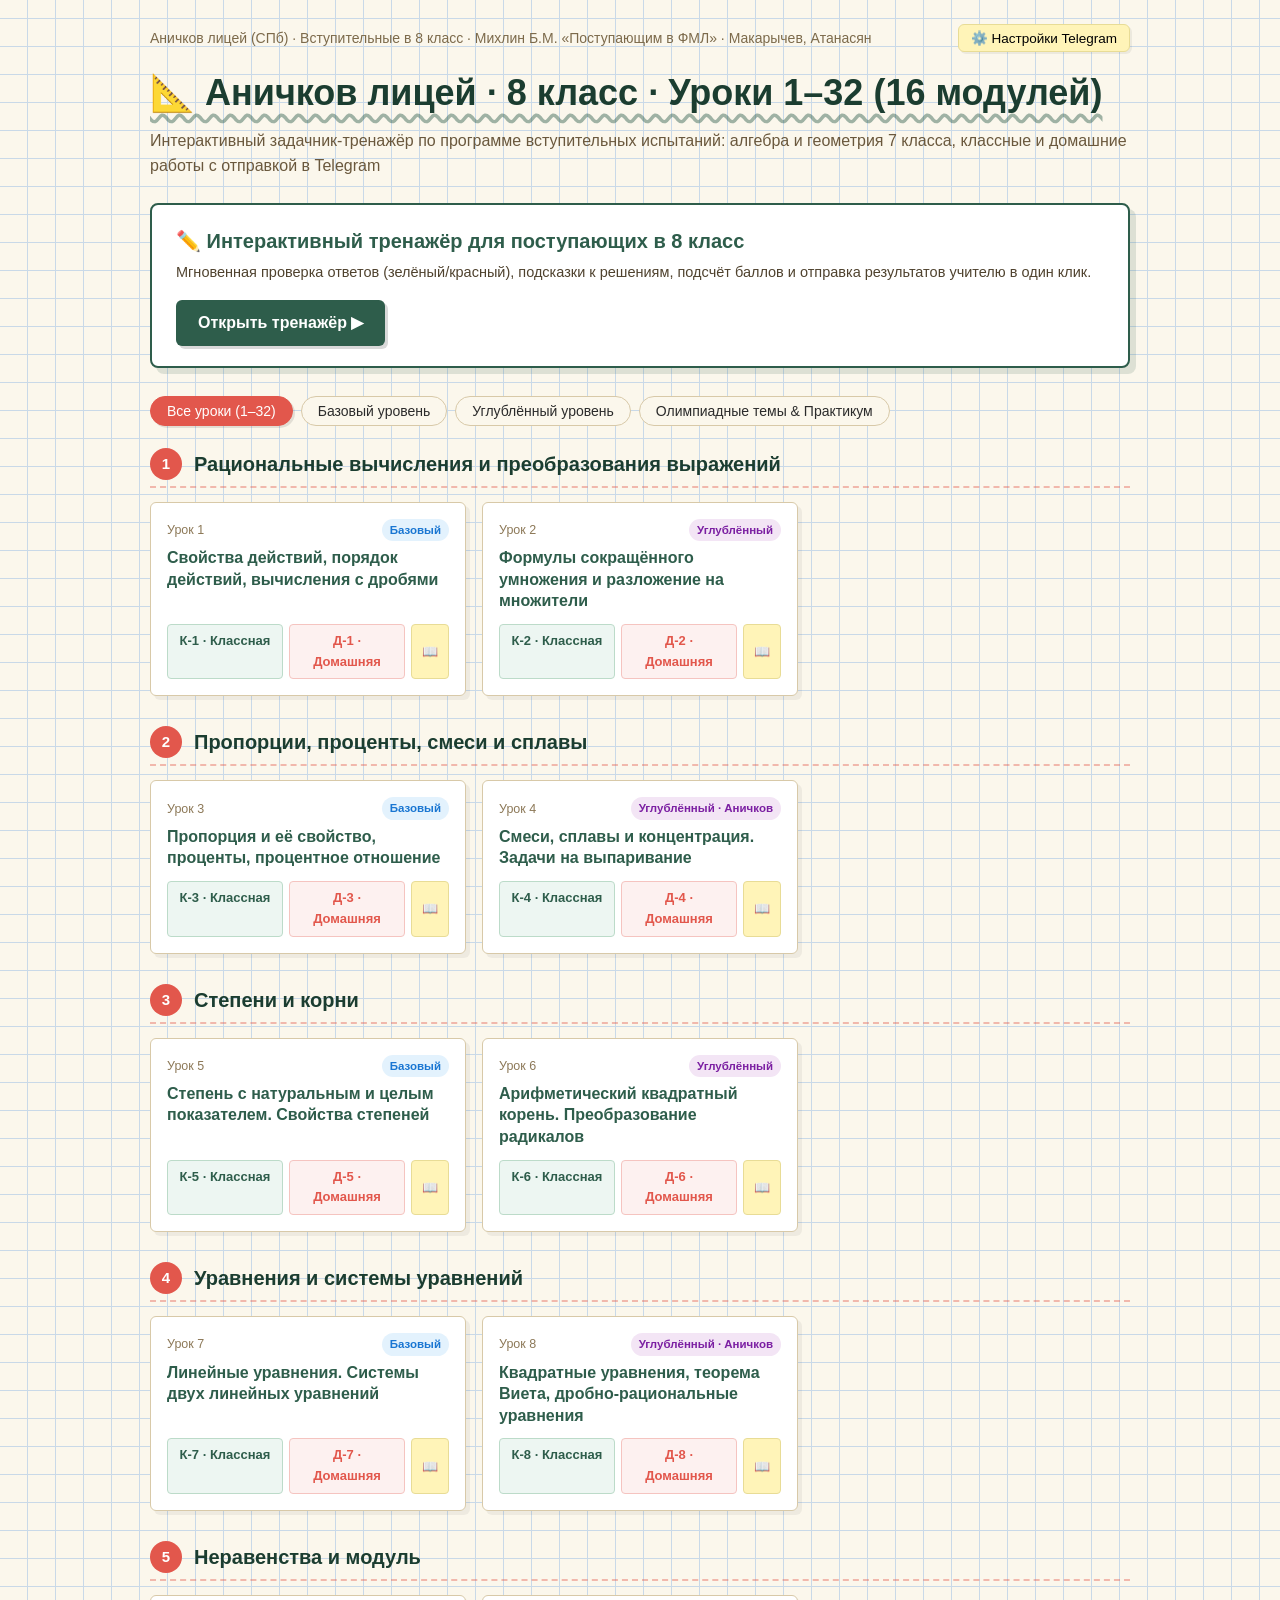
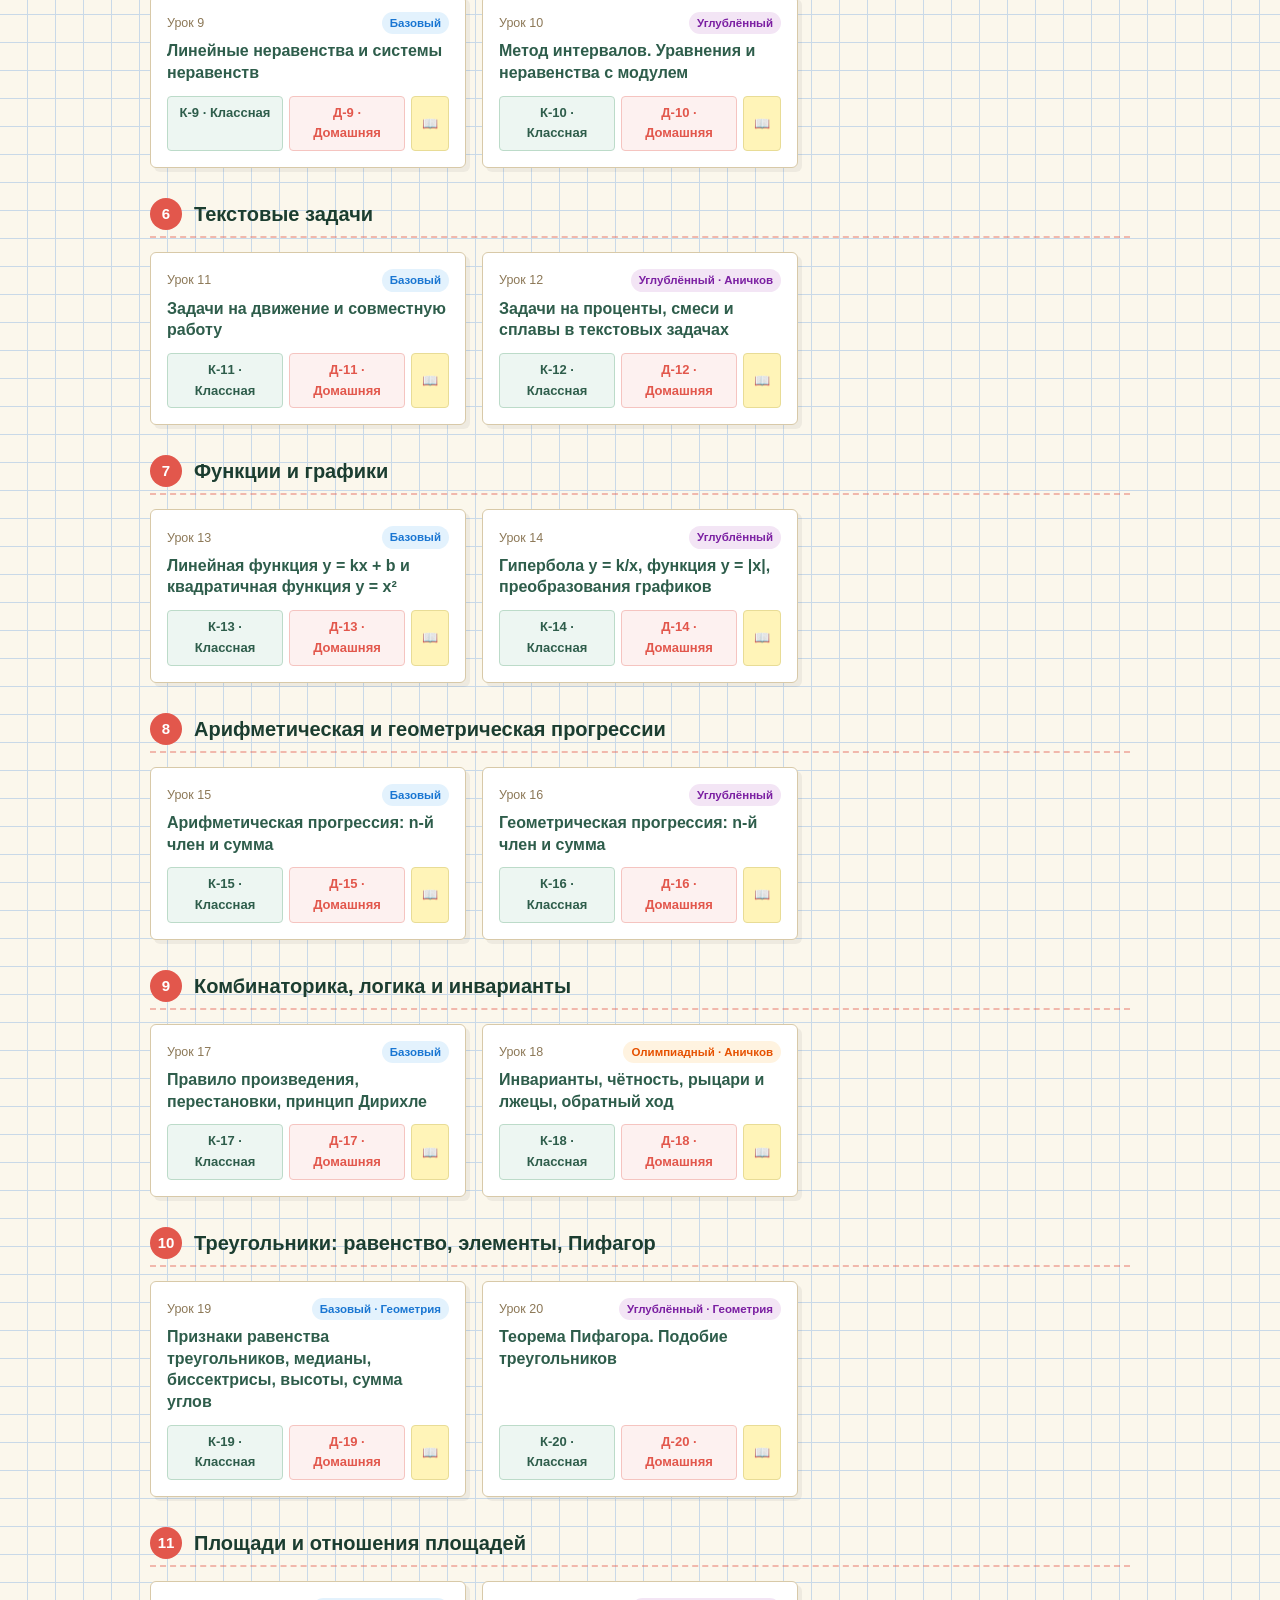
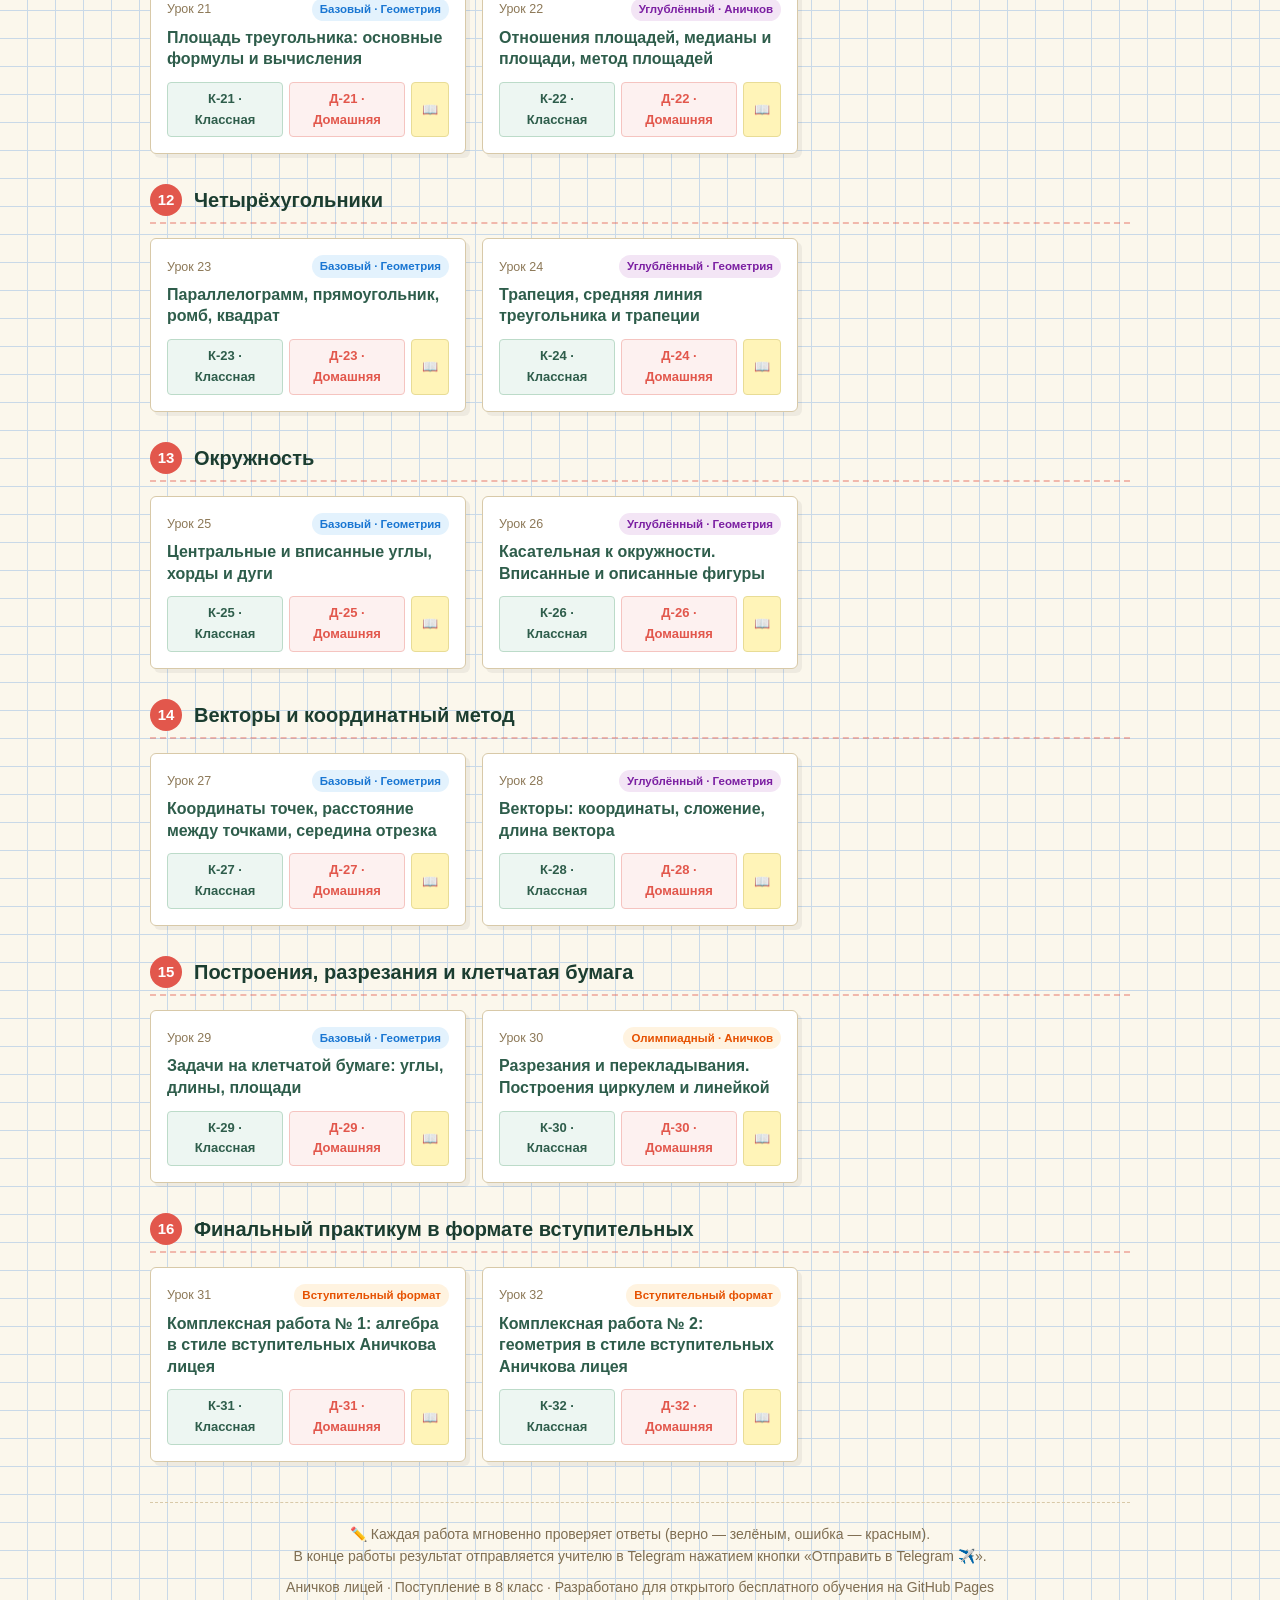
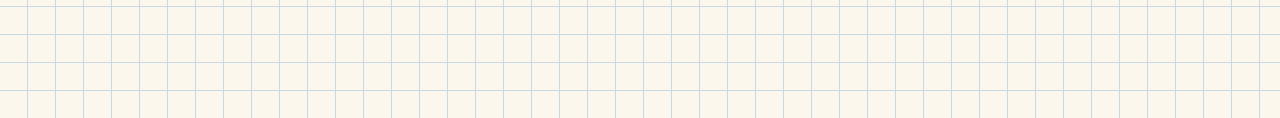
<file: index.html>
<!DOCTYPE html>
<html lang="ru">
<head>
  <meta charset="UTF-8">
  <meta name="viewport" content="width=device-width, initial-scale=1.0">
  <title>Аничков лицей · Поступление в 8 класс · Тренажёр по математике</title>
  <link rel="stylesheet" href="style.css">
  <link rel="icon" href="data:image/svg+xml,<svg xmlns='http://www.w3.org/2000/svg' viewBox='0 0 100 100'><text y='.9em' font-size='90'>📐</text></svg>">
</head>
<body>

  <div class="container">
    <!-- Верхняя панель -->
    <header class="site-header">
      <div class="top-bar">
        <div>Аничков лицей (СПб) · Вступительные в 8 класс · Михлин Б.М. «Поступающим в ФМЛ» · Макарычев, Атанасян</div>
        <div style="display:flex; gap:10px; align-items:center;">
          <button class="btn-settings" onclick="openTelegramSettingsModal()">⚙️ Настройки Telegram</button>
        </div>
      </div>

      <h1 class="main-title">📐 Аничков лицей · 8 класс · Уроки 1–32 (16 модулей)</h1>
      <p class="subtitle">Интерактивный задачник-тренажёр по программе вступительных испытаний: алгебра и геометрия 7 класса, классные и домашние работы с отправкой в Telegram</p>
    </header>

    <!-- Баннер быстрого запуска тренажёра -->
    <section class="hero-banner">
      <div>
        <h3>✏️ Интерактивный тренажёр для поступающих в 8 класс</h3>
        <p>Мгновенная проверка ответов (зелёный/красный), подсказки к решениям, подсчёт баллов и отправка результатов учителю в один клик.</p>
      </div>
      <div>
        <a href="trainer.html?variant=K-1" class="btn-hero">Открыть тренажёр ▶</a>
      </div>
    </section>

    <!-- Панель фильтров по уровням -->
    <div class="filter-bar">
      <button class="filter-btn active" onclick="filterLessons('all', this)">Все уроки (1–32)</button>
      <button class="filter-btn" onclick="filterLessons('base', this)">Базовый уровень</button>
      <button class="filter-btn" onclick="filterLessons('adv', this)">Углублённый уровень</button>
      <button class="filter-btn" onclick="filterLessons('oly', this)">Олимпиадные темы & Практикум</button>
    </div>

    <!-- Список модулей и уроков -->
    <main id="modulesContainer">
      <!-- Модуль 1 -->
      <section class="module-block" data-module="1">
        <div class="module-header">
          <div class="module-num">1</div>
          <h2 class="module-title">Рациональные вычисления и преобразования выражений</h2>
        </div>
        <div class="lesson-grid">
          <div class="lesson-card" data-level="base">
            <div class="lesson-top">
              <div class="lesson-meta">
                <span>Урок 1</span>
                <span class="badge badge-base">Базовый</span>
              </div>
              <h4>Свойства действий, порядок действий, вычисления с дробями</h4>
            </div>
            <div class="lesson-actions">
              <a href="trainer.html?variant=K-1" class="btn-lesson btn-cw">К-1 · Классная</a>
              <a href="trainer.html?variant=D-1" class="btn-lesson btn-hw">Д-1 · Домашняя</a>
              <button class="btn-lesson btn-theory" onclick="openTheoryModal(1)" title="Теория и памятка">📖</button>
            </div>
          </div>
          <div class="lesson-card" data-level="adv">
            <div class="lesson-top">
              <div class="lesson-meta">
                <span>Урок 2</span>
                <span class="badge badge-adv">Углублённый</span>
              </div>
              <h4>Формулы сокращённого умножения и разложение на множители</h4>
            </div>
            <div class="lesson-actions">
              <a href="trainer.html?variant=K-2" class="btn-lesson btn-cw">К-2 · Классная</a>
              <a href="trainer.html?variant=D-2" class="btn-lesson btn-hw">Д-2 · Домашняя</a>
              <button class="btn-lesson btn-theory" onclick="openTheoryModal(2)" title="Теория и памятка">📖</button>
            </div>
          </div>
        </div>
      </section>

      <!-- Модуль 2 -->
      <section class="module-block" data-module="2">
        <div class="module-header">
          <div class="module-num">2</div>
          <h2 class="module-title">Пропорции, проценты, смеси и сплавы</h2>
        </div>
        <div class="lesson-grid">
          <div class="lesson-card" data-level="base">
            <div class="lesson-top">
              <div class="lesson-meta">
                <span>Урок 3</span>
                <span class="badge badge-base">Базовый</span>
              </div>
              <h4>Пропорция и её свойство, проценты, процентное отношение</h4>
            </div>
            <div class="lesson-actions">
              <a href="trainer.html?variant=K-3" class="btn-lesson btn-cw">К-3 · Классная</a>
              <a href="trainer.html?variant=D-3" class="btn-lesson btn-hw">Д-3 · Домашняя</a>
              <button class="btn-lesson btn-theory" onclick="openTheoryModal(3)" title="Теория и памятка">📖</button>
            </div>
          </div>
          <div class="lesson-card" data-level="adv">
            <div class="lesson-top">
              <div class="lesson-meta">
                <span>Урок 4</span>
                <span class="badge badge-adv">Углублённый · Аничков</span>
              </div>
              <h4>Смеси, сплавы и концентрация. Задачи на выпаривание</h4>
            </div>
            <div class="lesson-actions">
              <a href="trainer.html?variant=K-4" class="btn-lesson btn-cw">К-4 · Классная</a>
              <a href="trainer.html?variant=D-4" class="btn-lesson btn-hw">Д-4 · Домашняя</a>
              <button class="btn-lesson btn-theory" onclick="openTheoryModal(4)" title="Теория и памятка">📖</button>
            </div>
          </div>
        </div>
      </section>

      <!-- Модуль 3 -->
      <section class="module-block" data-module="3">
        <div class="module-header">
          <div class="module-num">3</div>
          <h2 class="module-title">Степени и корни</h2>
        </div>
        <div class="lesson-grid">
          <div class="lesson-card" data-level="base">
            <div class="lesson-top">
              <div class="lesson-meta">
                <span>Урок 5</span>
                <span class="badge badge-base">Базовый</span>
              </div>
              <h4>Степень с натуральным и целым показателем. Свойства степеней</h4>
            </div>
            <div class="lesson-actions">
              <a href="trainer.html?variant=K-5" class="btn-lesson btn-cw">К-5 · Классная</a>
              <a href="trainer.html?variant=D-5" class="btn-lesson btn-hw">Д-5 · Домашняя</a>
              <button class="btn-lesson btn-theory" onclick="openTheoryModal(5)" title="Теория и памятка">📖</button>
            </div>
          </div>
          <div class="lesson-card" data-level="adv">
            <div class="lesson-top">
              <div class="lesson-meta">
                <span>Урок 6</span>
                <span class="badge badge-adv">Углублённый</span>
              </div>
              <h4>Арифметический квадратный корень. Преобразование радикалов</h4>
            </div>
            <div class="lesson-actions">
              <a href="trainer.html?variant=K-6" class="btn-lesson btn-cw">К-6 · Классная</a>
              <a href="trainer.html?variant=D-6" class="btn-lesson btn-hw">Д-6 · Домашняя</a>
              <button class="btn-lesson btn-theory" onclick="openTheoryModal(6)" title="Теория и памятка">📖</button>
            </div>
          </div>
        </div>
      </section>

      <!-- Модуль 4 -->
      <section class="module-block" data-module="4">
        <div class="module-header">
          <div class="module-num">4</div>
          <h2 class="module-title">Уравнения и системы уравнений</h2>
        </div>
        <div class="lesson-grid">
          <div class="lesson-card" data-level="base">
            <div class="lesson-top">
              <div class="lesson-meta">
                <span>Урок 7</span>
                <span class="badge badge-base">Базовый</span>
              </div>
              <h4>Линейные уравнения. Системы двух линейных уравнений</h4>
            </div>
            <div class="lesson-actions">
              <a href="trainer.html?variant=K-7" class="btn-lesson btn-cw">К-7 · Классная</a>
              <a href="trainer.html?variant=D-7" class="btn-lesson btn-hw">Д-7 · Домашняя</a>
              <button class="btn-lesson btn-theory" onclick="openTheoryModal(7)" title="Теория и памятка">📖</button>
            </div>
          </div>
          <div class="lesson-card" data-level="adv">
            <div class="lesson-top">
              <div class="lesson-meta">
                <span>Урок 8</span>
                <span class="badge badge-adv">Углублённый · Аничков</span>
              </div>
              <h4>Квадратные уравнения, теорема Виета, дробно-рациональные уравнения</h4>
            </div>
            <div class="lesson-actions">
              <a href="trainer.html?variant=K-8" class="btn-lesson btn-cw">К-8 · Классная</a>
              <a href="trainer.html?variant=D-8" class="btn-lesson btn-hw">Д-8 · Домашняя</a>
              <button class="btn-lesson btn-theory" onclick="openTheoryModal(8)" title="Теория и памятка">📖</button>
            </div>
          </div>
        </div>
      </section>

      <!-- Модуль 5 -->
      <section class="module-block" data-module="5">
        <div class="module-header">
          <div class="module-num">5</div>
          <h2 class="module-title">Неравенства и модуль</h2>
        </div>
        <div class="lesson-grid">
          <div class="lesson-card" data-level="base">
            <div class="lesson-top">
              <div class="lesson-meta">
                <span>Урок 9</span>
                <span class="badge badge-base">Базовый</span>
              </div>
              <h4>Линейные неравенства и системы неравенств</h4>
            </div>
            <div class="lesson-actions">
              <a href="trainer.html?variant=K-9" class="btn-lesson btn-cw">К-9 · Классная</a>
              <a href="trainer.html?variant=D-9" class="btn-lesson btn-hw">Д-9 · Домашняя</a>
              <button class="btn-lesson btn-theory" onclick="openTheoryModal(9)" title="Теория и памятка">📖</button>
            </div>
          </div>
          <div class="lesson-card" data-level="adv">
            <div class="lesson-top">
              <div class="lesson-meta">
                <span>Урок 10</span>
                <span class="badge badge-adv">Углублённый</span>
              </div>
              <h4>Метод интервалов. Уравнения и неравенства с модулем</h4>
            </div>
            <div class="lesson-actions">
              <a href="trainer.html?variant=K-10" class="btn-lesson btn-cw">К-10 · Классная</a>
              <a href="trainer.html?variant=D-10" class="btn-lesson btn-hw">Д-10 · Домашняя</a>
              <button class="btn-lesson btn-theory" onclick="openTheoryModal(10)" title="Теория и памятка">📖</button>
            </div>
          </div>
        </div>
      </section>

      <!-- Модуль 6 -->
      <section class="module-block" data-module="6">
        <div class="module-header">
          <div class="module-num">6</div>
          <h2 class="module-title">Текстовые задачи</h2>
        </div>
        <div class="lesson-grid">
          <div class="lesson-card" data-level="base">
            <div class="lesson-top">
              <div class="lesson-meta">
                <span>Урок 11</span>
                <span class="badge badge-base">Базовый</span>
              </div>
              <h4>Задачи на движение и совместную работу</h4>
            </div>
            <div class="lesson-actions">
              <a href="trainer.html?variant=K-11" class="btn-lesson btn-cw">К-11 · Классная</a>
              <a href="trainer.html?variant=D-11" class="btn-lesson btn-hw">Д-11 · Домашняя</a>
              <button class="btn-lesson btn-theory" onclick="openTheoryModal(11)" title="Теория и памятка">📖</button>
            </div>
          </div>
          <div class="lesson-card" data-level="adv">
            <div class="lesson-top">
              <div class="lesson-meta">
                <span>Урок 12</span>
                <span class="badge badge-adv">Углублённый · Аничков</span>
              </div>
              <h4>Задачи на проценты, смеси и сплавы в текстовых задачах</h4>
            </div>
            <div class="lesson-actions">
              <a href="trainer.html?variant=K-12" class="btn-lesson btn-cw">К-12 · Классная</a>
              <a href="trainer.html?variant=D-12" class="btn-lesson btn-hw">Д-12 · Домашняя</a>
              <button class="btn-lesson btn-theory" onclick="openTheoryModal(12)" title="Теория и памятка">📖</button>
            </div>
          </div>
        </div>
      </section>

      <!-- Модуль 7 -->
      <section class="module-block" data-module="7">
        <div class="module-header">
          <div class="module-num">7</div>
          <h2 class="module-title">Функции и графики</h2>
        </div>
        <div class="lesson-grid">
          <div class="lesson-card" data-level="base">
            <div class="lesson-top">
              <div class="lesson-meta">
                <span>Урок 13</span>
                <span class="badge badge-base">Базовый</span>
              </div>
              <h4>Линейная функция y = kx + b и квадратичная функция y = x²</h4>
            </div>
            <div class="lesson-actions">
              <a href="trainer.html?variant=K-13" class="btn-lesson btn-cw">К-13 · Классная</a>
              <a href="trainer.html?variant=D-13" class="btn-lesson btn-hw">Д-13 · Домашняя</a>
              <button class="btn-lesson btn-theory" onclick="openTheoryModal(13)" title="Теория и памятка">📖</button>
            </div>
          </div>
          <div class="lesson-card" data-level="adv">
            <div class="lesson-top">
              <div class="lesson-meta">
                <span>Урок 14</span>
                <span class="badge badge-adv">Углублённый</span>
              </div>
              <h4>Гипербола y = k/x, функция y = |x|, преобразования графиков</h4>
            </div>
            <div class="lesson-actions">
              <a href="trainer.html?variant=K-14" class="btn-lesson btn-cw">К-14 · Классная</a>
              <a href="trainer.html?variant=D-14" class="btn-lesson btn-hw">Д-14 · Домашняя</a>
              <button class="btn-lesson btn-theory" onclick="openTheoryModal(14)" title="Теория и памятка">📖</button>
            </div>
          </div>
        </div>
      </section>

      <!-- Модуль 8 -->
      <section class="module-block" data-module="8">
        <div class="module-header">
          <div class="module-num">8</div>
          <h2 class="module-title">Арифметическая и геометрическая прогрессии</h2>
        </div>
        <div class="lesson-grid">
          <div class="lesson-card" data-level="base">
            <div class="lesson-top">
              <div class="lesson-meta">
                <span>Урок 15</span>
                <span class="badge badge-base">Базовый</span>
              </div>
              <h4>Арифметическая прогрессия: n-й член и сумма</h4>
            </div>
            <div class="lesson-actions">
              <a href="trainer.html?variant=K-15" class="btn-lesson btn-cw">К-15 · Классная</a>
              <a href="trainer.html?variant=D-15" class="btn-lesson btn-hw">Д-15 · Домашняя</a>
              <button class="btn-lesson btn-theory" onclick="openTheoryModal(15)" title="Теория и памятка">📖</button>
            </div>
          </div>
          <div class="lesson-card" data-level="adv">
            <div class="lesson-top">
              <div class="lesson-meta">
                <span>Урок 16</span>
                <span class="badge badge-adv">Углублённый</span>
              </div>
              <h4>Геометрическая прогрессия: n-й член и сумма</h4>
            </div>
            <div class="lesson-actions">
              <a href="trainer.html?variant=K-16" class="btn-lesson btn-cw">К-16 · Классная</a>
              <a href="trainer.html?variant=D-16" class="btn-lesson btn-hw">Д-16 · Домашняя</a>
              <button class="btn-lesson btn-theory" onclick="openTheoryModal(16)" title="Теория и памятка">📖</button>
            </div>
          </div>
        </div>
      </section>

      <!-- Модуль 9 -->
      <section class="module-block" data-module="9">
        <div class="module-header">
          <div class="module-num">9</div>
          <h2 class="module-title">Комбинаторика, логика и инварианты</h2>
        </div>
        <div class="lesson-grid">
          <div class="lesson-card" data-level="base">
            <div class="lesson-top">
              <div class="lesson-meta">
                <span>Урок 17</span>
                <span class="badge badge-base">Базовый</span>
              </div>
              <h4>Правило произведения, перестановки, принцип Дирихле</h4>
            </div>
            <div class="lesson-actions">
              <a href="trainer.html?variant=K-17" class="btn-lesson btn-cw">К-17 · Классная</a>
              <a href="trainer.html?variant=D-17" class="btn-lesson btn-hw">Д-17 · Домашняя</a>
              <button class="btn-lesson btn-theory" onclick="openTheoryModal(17)" title="Теория и памятка">📖</button>
            </div>
          </div>
          <div class="lesson-card" data-level="oly">
            <div class="lesson-top">
              <div class="lesson-meta">
                <span>Урок 18</span>
                <span class="badge badge-oly">Олимпиадный · Аничков</span>
              </div>
              <h4>Инварианты, чётность, рыцари и лжецы, обратный ход</h4>
            </div>
            <div class="lesson-actions">
              <a href="trainer.html?variant=K-18" class="btn-lesson btn-cw">К-18 · Классная</a>
              <a href="trainer.html?variant=D-18" class="btn-lesson btn-hw">Д-18 · Домашняя</a>
              <button class="btn-lesson btn-theory" onclick="openTheoryModal(18)" title="Теория и памятка">📖</button>
            </div>
          </div>
        </div>
      </section>

      <!-- Модуль 10 -->
      <section class="module-block" data-module="10">
        <div class="module-header">
          <div class="module-num">10</div>
          <h2 class="module-title">Треугольники: равенство, элементы, Пифагор</h2>
        </div>
        <div class="lesson-grid">
          <div class="lesson-card" data-level="base">
            <div class="lesson-top">
              <div class="lesson-meta">
                <span>Урок 19</span>
                <span class="badge badge-base">Базовый · Геометрия</span>
              </div>
              <h4>Признаки равенства треугольников, медианы, биссектрисы, высоты, сумма углов</h4>
            </div>
            <div class="lesson-actions">
              <a href="trainer.html?variant=K-19" class="btn-lesson btn-cw">К-19 · Классная</a>
              <a href="trainer.html?variant=D-19" class="btn-lesson btn-hw">Д-19 · Домашняя</a>
              <button class="btn-lesson btn-theory" onclick="openTheoryModal(19)" title="Теория и памятка">📖</button>
            </div>
          </div>
          <div class="lesson-card" data-level="adv">
            <div class="lesson-top">
              <div class="lesson-meta">
                <span>Урок 20</span>
                <span class="badge badge-adv">Углублённый · Геометрия</span>
              </div>
              <h4>Теорема Пифагора. Подобие треугольников</h4>
            </div>
            <div class="lesson-actions">
              <a href="trainer.html?variant=K-20" class="btn-lesson btn-cw">К-20 · Классная</a>
              <a href="trainer.html?variant=D-20" class="btn-lesson btn-hw">Д-20 · Домашняя</a>
              <button class="btn-lesson btn-theory" onclick="openTheoryModal(20)" title="Теория и памятка">📖</button>
            </div>
          </div>
        </div>
      </section>

      <!-- Модуль 11 -->
      <section class="module-block" data-module="11">
        <div class="module-header">
          <div class="module-num">11</div>
          <h2 class="module-title">Площади и отношения площадей</h2>
        </div>
        <div class="lesson-grid">
          <div class="lesson-card" data-level="base">
            <div class="lesson-top">
              <div class="lesson-meta">
                <span>Урок 21</span>
                <span class="badge badge-base">Базовый · Геометрия</span>
              </div>
              <h4>Площадь треугольника: основные формулы и вычисления</h4>
            </div>
            <div class="lesson-actions">
              <a href="trainer.html?variant=K-21" class="btn-lesson btn-cw">К-21 · Классная</a>
              <a href="trainer.html?variant=D-21" class="btn-lesson btn-hw">Д-21 · Домашняя</a>
              <button class="btn-lesson btn-theory" onclick="openTheoryModal(21)" title="Теория и памятка">📖</button>
            </div>
          </div>
          <div class="lesson-card" data-level="adv">
            <div class="lesson-top">
              <div class="lesson-meta">
                <span>Урок 22</span>
                <span class="badge badge-adv">Углублённый · Аничков</span>
              </div>
              <h4>Отношения площадей, медианы и площади, метод площадей</h4>
            </div>
            <div class="lesson-actions">
              <a href="trainer.html?variant=K-22" class="btn-lesson btn-cw">К-22 · Классная</a>
              <a href="trainer.html?variant=D-22" class="btn-lesson btn-hw">Д-22 · Домашняя</a>
              <button class="btn-lesson btn-theory" onclick="openTheoryModal(22)" title="Теория и памятка">📖</button>
            </div>
          </div>
        </div>
      </section>

      <!-- Модуль 12 -->
      <section class="module-block" data-module="12">
        <div class="module-header">
          <div class="module-num">12</div>
          <h2 class="module-title">Четырёхугольники</h2>
        </div>
        <div class="lesson-grid">
          <div class="lesson-card" data-level="base">
            <div class="lesson-top">
              <div class="lesson-meta">
                <span>Урок 23</span>
                <span class="badge badge-base">Базовый · Геометрия</span>
              </div>
              <h4>Параллелограмм, прямоугольник, ромб, квадрат</h4>
            </div>
            <div class="lesson-actions">
              <a href="trainer.html?variant=K-23" class="btn-lesson btn-cw">К-23 · Классная</a>
              <a href="trainer.html?variant=D-23" class="btn-lesson btn-hw">Д-23 · Домашняя</a>
              <button class="btn-lesson btn-theory" onclick="openTheoryModal(23)" title="Теория и памятка">📖</button>
            </div>
          </div>
          <div class="lesson-card" data-level="adv">
            <div class="lesson-top">
              <div class="lesson-meta">
                <span>Урок 24</span>
                <span class="badge badge-adv">Углублённый · Геометрия</span>
              </div>
              <h4>Трапеция, средняя линия треугольника и трапеции</h4>
            </div>
            <div class="lesson-actions">
              <a href="trainer.html?variant=K-24" class="btn-lesson btn-cw">К-24 · Классная</a>
              <a href="trainer.html?variant=D-24" class="btn-lesson btn-hw">Д-24 · Домашняя</a>
              <button class="btn-lesson btn-theory" onclick="openTheoryModal(24)" title="Теория и памятка">📖</button>
            </div>
          </div>
        </div>
      </section>

      <!-- Модуль 13 -->
      <section class="module-block" data-module="13">
        <div class="module-header">
          <div class="module-num">13</div>
          <h2 class="module-title">Окружность</h2>
        </div>
        <div class="lesson-grid">
          <div class="lesson-card" data-level="base">
            <div class="lesson-top">
              <div class="lesson-meta">
                <span>Урок 25</span>
                <span class="badge badge-base">Базовый · Геометрия</span>
              </div>
              <h4>Центральные и вписанные углы, хорды и дуги</h4>
            </div>
            <div class="lesson-actions">
              <a href="trainer.html?variant=K-25" class="btn-lesson btn-cw">К-25 · Классная</a>
              <a href="trainer.html?variant=D-25" class="btn-lesson btn-hw">Д-25 · Домашняя</a>
              <button class="btn-lesson btn-theory" onclick="openTheoryModal(25)" title="Теория и памятка">📖</button>
            </div>
          </div>
          <div class="lesson-card" data-level="adv">
            <div class="lesson-top">
              <div class="lesson-meta">
                <span>Урок 26</span>
                <span class="badge badge-adv">Углублённый · Геометрия</span>
              </div>
              <h4>Касательная к окружности. Вписанные и описанные фигуры</h4>
            </div>
            <div class="lesson-actions">
              <a href="trainer.html?variant=K-26" class="btn-lesson btn-cw">К-26 · Классная</a>
              <a href="trainer.html?variant=D-26" class="btn-lesson btn-hw">Д-26 · Домашняя</a>
              <button class="btn-lesson btn-theory" onclick="openTheoryModal(26)" title="Теория и памятка">📖</button>
            </div>
          </div>
        </div>
      </section>

      <!-- Модуль 14 -->
      <section class="module-block" data-module="14">
        <div class="module-header">
          <div class="module-num">14</div>
          <h2 class="module-title">Векторы и координатный метод</h2>
        </div>
        <div class="lesson-grid">
          <div class="lesson-card" data-level="base">
            <div class="lesson-top">
              <div class="lesson-meta">
                <span>Урок 27</span>
                <span class="badge badge-base">Базовый · Геометрия</span>
              </div>
              <h4>Координаты точек, расстояние между точками, середина отрезка</h4>
            </div>
            <div class="lesson-actions">
              <a href="trainer.html?variant=K-27" class="btn-lesson btn-cw">К-27 · Классная</a>
              <a href="trainer.html?variant=D-27" class="btn-lesson btn-hw">Д-27 · Домашняя</a>
              <button class="btn-lesson btn-theory" onclick="openTheoryModal(27)" title="Теория и памятка">📖</button>
            </div>
          </div>
          <div class="lesson-card" data-level="adv">
            <div class="lesson-top">
              <div class="lesson-meta">
                <span>Урок 28</span>
                <span class="badge badge-adv">Углублённый · Геометрия</span>
              </div>
              <h4>Векторы: координаты, сложение, длина вектора</h4>
            </div>
            <div class="lesson-actions">
              <a href="trainer.html?variant=K-28" class="btn-lesson btn-cw">К-28 · Классная</a>
              <a href="trainer.html?variant=D-28" class="btn-lesson btn-hw">Д-28 · Домашняя</a>
              <button class="btn-lesson btn-theory" onclick="openTheoryModal(28)" title="Теория и памятка">📖</button>
            </div>
          </div>
        </div>
      </section>

      <!-- Модуль 15 -->
      <section class="module-block" data-module="15">
        <div class="module-header">
          <div class="module-num">15</div>
          <h2 class="module-title">Построения, разрезания и клетчатая бумага</h2>
        </div>
        <div class="lesson-grid">
          <div class="lesson-card" data-level="base">
            <div class="lesson-top">
              <div class="lesson-meta">
                <span>Урок 29</span>
                <span class="badge badge-base">Базовый · Геометрия</span>
              </div>
              <h4>Задачи на клетчатой бумаге: углы, длины, площади</h4>
            </div>
            <div class="lesson-actions">
              <a href="trainer.html?variant=K-29" class="btn-lesson btn-cw">К-29 · Классная</a>
              <a href="trainer.html?variant=D-29" class="btn-lesson btn-hw">Д-29 · Домашняя</a>
              <button class="btn-lesson btn-theory" onclick="openTheoryModal(29)" title="Теория и памятка">📖</button>
            </div>
          </div>
          <div class="lesson-card" data-level="oly">
            <div class="lesson-top">
              <div class="lesson-meta">
                <span>Урок 30</span>
                <span class="badge badge-oly">Олимпиадный · Аничков</span>
              </div>
              <h4>Разрезания и перекладывания. Построения циркулем и линейкой</h4>
            </div>
            <div class="lesson-actions">
              <a href="trainer.html?variant=K-30" class="btn-lesson btn-cw">К-30 · Классная</a>
              <a href="trainer.html?variant=D-30" class="btn-lesson btn-hw">Д-30 · Домашняя</a>
              <button class="btn-lesson btn-theory" onclick="openTheoryModal(30)" title="Теория и памятка">📖</button>
            </div>
          </div>
        </div>
      </section>

      <!-- Модуль 16 -->
      <section class="module-block" data-module="16">
        <div class="module-header">
          <div class="module-num">16</div>
          <h2 class="module-title">Финальный практикум в формате вступительных</h2>
        </div>
        <div class="lesson-grid">
          <div class="lesson-card" data-level="oly">
            <div class="lesson-top">
              <div class="lesson-meta">
                <span>Урок 31</span>
                <span class="badge badge-oly">Вступительный формат</span>
              </div>
              <h4>Комплексная работа № 1: алгебра в стиле вступительных Аничкова лицея</h4>
            </div>
            <div class="lesson-actions">
              <a href="trainer.html?variant=K-31" class="btn-lesson btn-cw">К-31 · Классная</a>
              <a href="trainer.html?variant=D-31" class="btn-lesson btn-hw">Д-31 · Домашняя</a>
              <button class="btn-lesson btn-theory" onclick="openTheoryModal(31)" title="Теория и памятка">📖</button>
            </div>
          </div>
          <div class="lesson-card" data-level="oly">
            <div class="lesson-top">
              <div class="lesson-meta">
                <span>Урок 32</span>
                <span class="badge badge-oly">Вступительный формат</span>
              </div>
              <h4>Комплексная работа № 2: геометрия в стиле вступительных Аничкова лицея</h4>
            </div>
            <div class="lesson-actions">
              <a href="trainer.html?variant=K-32" class="btn-lesson btn-cw">К-32 · Классная</a>
              <a href="trainer.html?variant=D-32" class="btn-lesson btn-hw">Д-32 · Домашняя</a>
              <button class="btn-lesson btn-theory" onclick="openTheoryModal(32)" title="Теория и памятка">📖</button>
            </div>
          </div>
        </div>
      </section>
    </main>

    <footer style="margin-top: 40px; text-align: center; font-size: 14px; color: #7f6e52; border-top: 1px dashed #d8c9a8; padding-top: 20px;">
      <p>✏️ Каждая работа мгновенно проверяет ответы (верно — зелёным, ошибка — красным).</p>
      <p>В конце работы результат отправляется учителю в Telegram нажатием кнопки «Отправить в Telegram ✈️».</p>
      <p style="margin-top:8px;">Аничков лицей · Поступление в 8 класс · Разработано для открытого бесплатного обучения на GitHub Pages</p>
    </footer>
  </div>

  <!-- Модальное окно: Памятка / Теория -->
  <div class="modal-overlay" id="theoryModal" onclick="if(event.target === this) closeTheoryModal()">
    <div class="modal-box">
      <button class="modal-close" onclick="closeTheoryModal()">×</button>
      <div id="theoryContent"></div>
    </div>
  </div>

  <!-- Модальное окно: Настройки Telegram -->
  <div class="modal-overlay" id="settingsModal" onclick="if(event.target === this) closeTelegramSettingsModal()">
    <div class="modal-box">
      <button class="modal-close" onclick="closeTelegramSettingsModal()">×</button>
      <h3 class="modal-title">⚙️ Настройки Telegram для учителя</h3>
      
      <p style="font-size:15px; margin-bottom:14px; color:#4a3f2b;">
        Результаты ДЗ отправляются через официальный бот 
        <a href="https://t.me/ZVEROKZVEROKBOT" target="_blank" style="color:var(--chalk); font-weight:bold;">@ZVEROKZVEROKBOT</a>.
      </p>

      <div style="background:#fff; border:1px solid #d4c4a4; padding:14px; border-radius:6px; margin-bottom:16px; font-size:14px;">
        <b>Как учителю получать отчёты учеников:</b><br>
        1. Откройте Telegram и напишите боту <a href="https://t.me/ZVEROKZVEROKBOT" target="_blank" style="color:var(--chalk); font-weight:bold;">@ZVEROKZVEROKBOT</a> команду <code>/start</code>.<br>
        2. Узнайте свой числовой <b>Chat ID</b> (например, написав боту <code>@userinfobot</code>).<br>
        3. Введите ваш <b>Chat ID</b> в поле ниже и нажмите «Проверить связь 🔔».
      </div>

      <div style="display:flex; flex-direction:column; gap:10px;">
        <label for="settingChatId" style="font-weight:bold; font-size:15px;">Ваш Telegram Chat ID (или ID группы):</label>
        <input type="text" id="settingChatId" class="student-name-input" placeholder="Например: 7928474241" style="font-size:16px;">
        
        <div style="display:flex; gap:10px; flex-wrap:wrap; margin-top:8px;">
          <button class="btn-hero" onclick="saveTelegramSettings()" style="padding:8px 18px; font-size:14.5px;">Сохранить в браузере 💾</button>
          <button class="btn-send-tg" onclick="testTelegramPing()" style="padding:8px 18px; font-size:14.5px;">Проверить связь 🔔</button>
        </div>
        <div class="send-status-msg" id="settingStatusMsg"></div>
      </div>
    </div>
  </div>

  <script src="config.js"></script>
  <script src="theory.js"></script>
  <script src="tasks.js"></script>
  <script src="script.js"></script>
  <script>
    // Фильтрация карточек по уровню
    function filterLessons(level, btn) {
      $$(".filter-btn").forEach(b => b.classList.remove("active"));
      btn.classList.add("active");

      const cards = $$(".lesson-card");
      cards.forEach(card => {
        const cardLevel = card.dataset.level;
        if (level === "all") {
          card.style.display = "flex";
        } else if (level === "base" && cardLevel === "base") {
          card.style.display = "flex";
        } else if (level === "adv" && (cardLevel === "adv" || cardLevel === "oly")) {
          card.style.display = "flex";
        } else if (level === "oly" && cardLevel === "oly") {
          card.style.display = "flex";
        } else {
          card.style.display = "none";
        }
      });

      // Скрывать пустые модули
      $$(".module-block").forEach(mod => {
        const visibleCards = mod.querySelectorAll('.lesson-card:not([style*="display: none"])');
        mod.style.display = visibleCards.length === 0 ? "none" : "block";
      });
    }
  </script>
</body>
</html>
</file>
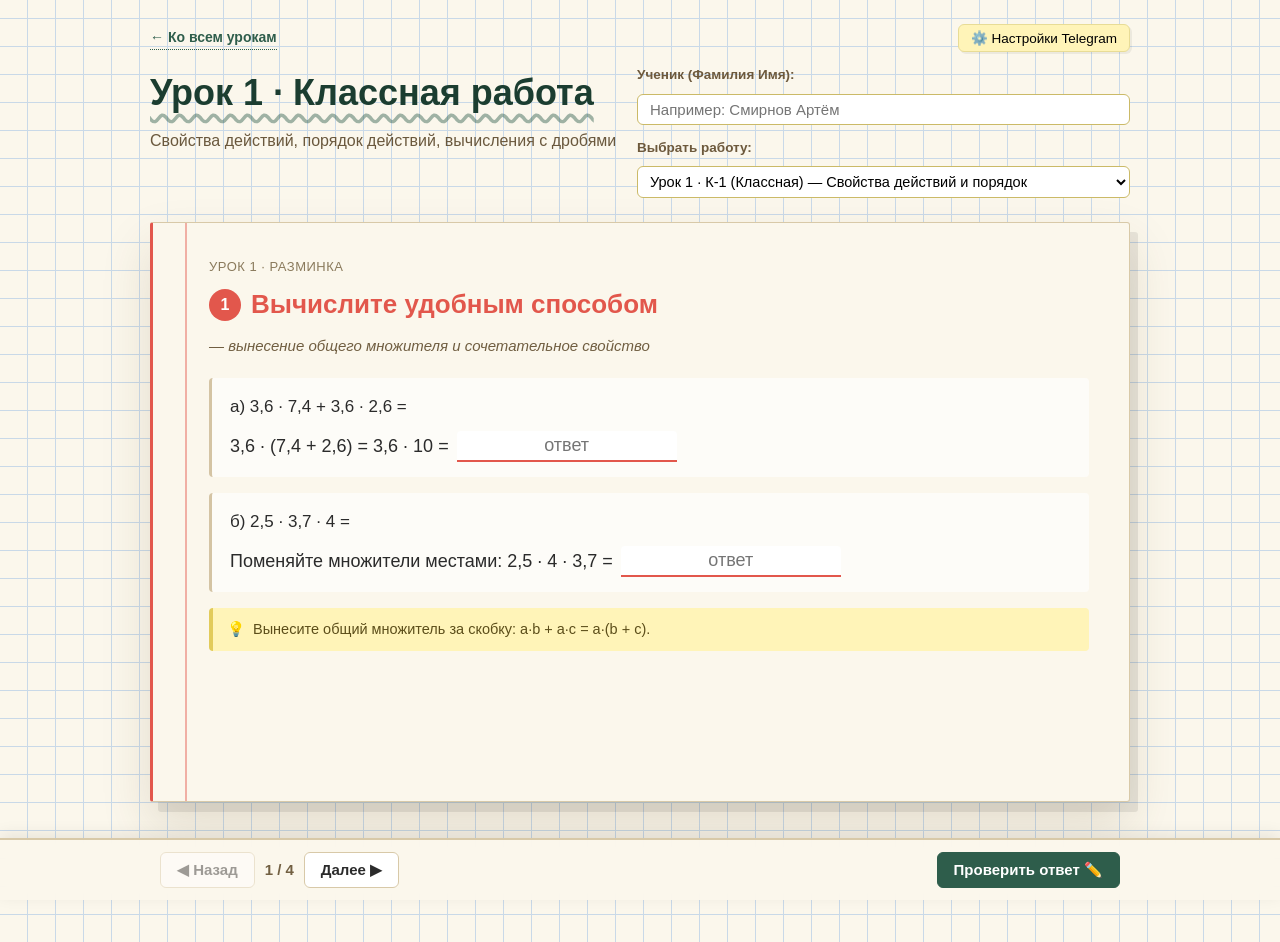
<file: trainer.html>
<!DOCTYPE html>
<html lang="ru">
<head>
  <meta charset="UTF-8">
  <meta name="viewport" content="width=device-width, initial-scale=1.0">
  <title>Тренажёр · Аничков лицей · Поступление в 8 класс</title>
  <link rel="stylesheet" href="style.css">
  <link rel="icon" href="data:image/svg+xml,<svg xmlns='http://www.w3.org/2000/svg' viewBox='0 0 100 100'><text y='.9em' font-size='90'>✏️</text></svg>">
</head>
<body>

  <div class="container">
    <!-- Верхняя панель навигации -->
    <header class="site-header">
      <div class="top-bar">
        <a href="index.html">← Ко всем урокам</a>
        <div style="display:flex; gap:10px; align-items:center;">
          <button class="btn-settings" onclick="openTelegramSettingsModal()">⚙️ Настройки Telegram</button>
        </div>
      </div>

      <div style="display:flex; justify-content:space-between; align-items:flex-start; flex-wrap:wrap; gap:16px; margin-bottom:16px;">
        <div>
          <h1 class="main-title" id="trainerTitle">Урок 1 · Классная работа</h1>
          <p class="subtitle" id="trainerTopic">Свойства действий и порядок действий</p>
        </div>
        
        <!-- Выбор варианта и ввод имени -->
        <div style="display:flex; flex-direction:column; gap:8px; min-width:260px;">
          <label style="font-size:13.5px; color:#6d593c; font-weight:bold;">Ученик (Фамилия Имя):</label>
          <input type="text" id="studentNameInput" class="student-name-input" placeholder="Например: Смирнов Артём" style="font-size:15px; padding:6px 12px;">

          <label style="font-size:13.5px; color:#6d593c; font-weight:bold; margin-top:4px;">Выбрать работу:</label>
          <select id="variantSelect" class="student-name-input" style="font-size:14.5px; padding:6px 8px; cursor:pointer;">
            <optgroup label="Модуль 1: Вычисления и преобразования">
              <option value="K-1">Урок 1 · К-1 (Классная) — Свойства действий и порядок</option>
              <option value="D-1">Урок 1 · Д-1 (Домашняя) — Свойства действий и порядок</option>
              <option value="K-2">Урок 2 · К-2 (Классная) — Формулы сокращённого умножения</option>
              <option value="D-2">Урок 2 · Д-2 (Домашняя) — Формулы сокращённого умножения</option>
            </optgroup>
            <optgroup label="Модуль 2: Пропорции, проценты, смеси">
              <option value="K-3">Урок 3 · К-3 (Классная) — Пропорции и проценты</option>
              <option value="D-3">Урок 3 · Д-3 (Домашняя) — Пропорции и проценты</option>
              <option value="K-4">Урок 4 · К-4 (Классная) — Смеси, сплавы, концентрация</option>
              <option value="D-4">Урок 4 · Д-4 (Домашняя) — Смеси, сплавы, концентрация</option>
            </optgroup>
            <optgroup label="Модуль 3: Степени и корни">
              <option value="K-5">Урок 5 · К-5 (Классная) — Свойства степеней</option>
              <option value="D-5">Урок 5 · Д-5 (Домашняя) — Свойства степеней</option>
              <option value="K-6">Урок 6 · К-6 (Классная) — Квадратный корень</option>
              <option value="D-6">Урок 6 · Д-6 (Домашняя) — Квадратный корень</option>
            </optgroup>
            <optgroup label="Модуль 4: Уравнения и системы">
              <option value="K-7">Урок 7 · К-7 (Классная) — Линейные уравнения и системы</option>
              <option value="D-7">Урок 7 · Д-7 (Домашняя) — Линейные уравнения и системы</option>
              <option value="K-8">Урок 8 · К-8 (Классная) — Квадратные уравнения, Виет</option>
              <option value="D-8">Урок 8 · Д-8 (Домашняя) — Квадратные уравнения, Виет</option>
            </optgroup>
            <optgroup label="Модуль 5: Неравенства и модуль">
              <option value="K-9">Урок 9 · К-9 (Классная) — Линейные неравенства</option>
              <option value="D-9">Урок 9 · Д-9 (Домашняя) — Линейные неравенства</option>
              <option value="K-10">Урок 10 · К-10 (Классная) — Интервалы и модуль</option>
              <option value="D-10">Урок 10 · Д-10 (Домашняя) — Интервалы и модуль</option>
            </optgroup>
            <optgroup label="Модуль 6: Текстовые задачи">
              <option value="K-11">Урок 11 · К-11 (Классная) — Движение и работа</option>
              <option value="D-11">Урок 11 · Д-11 (Домашняя) — Движение и работа</option>
              <option value="K-12">Урок 12 · К-12 (Классная) — Проценты и смеси в задачах</option>
              <option value="D-12">Урок 12 · Д-12 (Домашняя) — Проценты и смеси в задачах</option>
            </optgroup>
            <optgroup label="Модуль 7: Функции и графики">
              <option value="K-13">Урок 13 · К-13 (Классная) — Линейная и квадратичная функции</option>
              <option value="D-13">Урок 13 · Д-13 (Домашняя) — Линейная и квадратичная функции</option>
              <option value="K-14">Урок 14 · К-14 (Классная) — Гипербола, модуль, графики</option>
              <option value="D-14">Урок 14 · Д-14 (Домашняя) — Гипербола, модуль, графики</option>
            </optgroup>
            <optgroup label="Модуль 8: Прогрессии">
              <option value="K-15">Урок 15 · К-15 (Классная) — Арифметическая прогрессия</option>
              <option value="D-15">Урок 15 · Д-15 (Домашняя) — Арифметическая прогрессия</option>
              <option value="K-16">Урок 16 · К-16 (Классная) — Геометрическая прогрессия</option>
              <option value="D-16">Урок 16 · Д-16 (Домашняя) — Геометрическая прогрессия</option>
            </optgroup>
            <optgroup label="Модуль 9: Комбинаторика, логика, инварианты">
              <option value="K-17">Урок 17 · К-17 (Классная) — Комбинаторика и Дирихле</option>
              <option value="D-17">Урок 17 · Д-17 (Домашняя) — Комбинаторика и Дирихле</option>
              <option value="K-18">Урок 18 · К-18 (Классная) — Инварианты и логика</option>
              <option value="D-18">Урок 18 · Д-18 (Домашняя) — Инварианты и логика</option>
            </optgroup>
            <optgroup label="Модуль 10: Треугольники">
              <option value="K-19">Урок 19 · К-19 (Классная) — Признаки равенства, элементы</option>
              <option value="D-19">Урок 19 · Д-19 (Домашняя) — Признаки равенства, элементы</option>
              <option value="K-20">Урок 20 · К-20 (Классная) — Пифагор и подобие</option>
              <option value="D-20">Урок 20 · Д-20 (Домашняя) — Пифагор и подобие</option>
            </optgroup>
            <optgroup label="Модуль 11: Площади и отношения площадей">
              <option value="K-21">Урок 21 · К-21 (Классная) — Площадь треугольника</option>
              <option value="D-21">Урок 21 · Д-21 (Домашняя) — Площадь треугольника</option>
              <option value="K-22">Урок 22 · К-22 (Классная) — Отношения площадей</option>
              <option value="D-22">Урок 22 · Д-22 (Домашняя) — Отношения площадей</option>
            </optgroup>
            <optgroup label="Модуль 12: Четырёхугольники">
              <option value="K-23">Урок 23 · К-23 (Классная) — Параллелограмм, ромб, квадрат</option>
              <option value="D-23">Урок 23 · Д-23 (Домашняя) — Параллелограмм, ромб, квадрат</option>
              <option value="K-24">Урок 24 · К-24 (Классная) — Трапеция и средняя линия</option>
              <option value="D-24">Урок 24 · Д-24 (Домашняя) — Трапеция и средняя линия</option>
            </optgroup>
            <optgroup label="Модуль 13: Окружность">
              <option value="K-25">Урок 25 · К-25 (Классная) — Углы, хорды и дуги</option>
              <option value="D-25">Урок 25 · Д-25 (Домашняя) — Углы, хорды и дуги</option>
              <option value="K-26">Урок 26 · К-26 (Классная) — Касательные, вписанные фигуры</option>
              <option value="D-26">Урок 26 · Д-26 (Домашняя) — Касательные, вписанные фигуры</option>
            </optgroup>
            <optgroup label="Модуль 14: Векторы и координаты">
              <option value="K-27">Урок 27 · К-27 (Классная) — Координатный метод</option>
              <option value="D-27">Урок 27 · Д-27 (Домашняя) — Координатный метод</option>
              <option value="K-28">Урок 28 · К-28 (Классная) — Векторы и длина</option>
              <option value="D-28">Урок 28 · Д-28 (Домашняя) — Векторы и длина</option>
            </optgroup>
            <optgroup label="Модуль 15: Построения и разрезания">
              <option value="K-29">Урок 29 · К-29 (Классная) — Клетчатая бумага</option>
              <option value="D-29">Урок 29 · Д-29 (Домашняя) — Клетчатая бумага</option>
              <option value="K-30">Урок 30 · К-30 (Классная) — Разрезания и построения</option>
              <option value="D-30">Урок 30 · Д-30 (Домашняя) — Разрезания и построения</option>
            </optgroup>
            <optgroup label="Модуль 16: Финальный практикум">
              <option value="K-31">Урок 31 · К-31 (Классная) — Вступительная: алгебра</option>
              <option value="D-31">Урок 31 · Д-31 (Домашняя) — Вступительная: алгебра</option>
              <option value="K-32">Урок 32 · К-32 (Классная) — Вступительная: геометрия</option>
              <option value="D-32">Урок 32 · Д-32 (Домашняя) — Вступительная: геометрия</option>
            </optgroup>
          </select>
        </div>
      </div>
    </header>

    <!-- Колода интерактивных слайдов тетради -->
    <main id="slidesDeck"></main>
  </div>

  <!-- Фиксированная нижняя панель навигации -->
  <footer class="sticky-footer">
    <div class="footer-content">
      <div class="nav-group">
        <button class="btn-nav" id="btnPrev">◀ Назад</button>
        <span class="slide-counter" id="slideCounter">1 / 1</span>
        <button class="btn-nav" id="btnNext">Далее ▶</button>
      </div>
      <div class="nav-group">
        <button class="btn-nav btn-check" id="btnCheck">Проверить ответ ✏️</button>
      </div>
    </div>
  </footer>

  <!-- Модальное окно: Памятка / Теория -->
  <div class="modal-overlay" id="theoryModal" onclick="if(event.target === this) closeTheoryModal()">
    <div class="modal-box">
      <button class="modal-close" onclick="closeTheoryModal()">×</button>
      <div id="theoryContent"></div>
    </div>
  </div>

  <!-- Модальное окно: Настройки Telegram -->
  <div class="modal-overlay" id="settingsModal" onclick="if(event.target === this) closeTelegramSettingsModal()">
    <div class="modal-box">
      <button class="modal-close" onclick="closeTelegramSettingsModal()">×</button>
      <h3 class="modal-title">⚙️ Настройки Telegram для учителя</h3>
      
      <p style="font-size:15px; margin-bottom:14px; color:#4a3f2b;">
        Бот для отправки ДЗ: 
        <a href="https://t.me/ZVEROKZVEROKBOT" target="_blank" style="color:var(--chalk); font-weight:bold;">@ZVEROKZVEROKBOT</a>.
      </p>

      <div style="background:#fff; border:1px solid #d4c4a4; padding:14px; border-radius:6px; margin-bottom:16px; font-size:14px;">
        <b>Как привязать приём отчётов:</b><br>
        1. Откройте в Telegram бота <a href="https://t.me/ZVEROKZVEROKBOT" target="_blank" style="color:var(--chalk); font-weight:bold;">@ZVEROKZVEROKBOT</a> и нажмите <b>/start</b>.<br>
        2. Узнайте свой числовой ID (например, через бот <code>@userinfobot</code>).<br>
        3. Введите ID в поле ниже и нажмите «Проверить связь 🔔».
      </div>

      <div style="display:flex; flex-direction:column; gap:10px;">
        <label for="settingChatId" style="font-weight:bold; font-size:15px;">Ваш Telegram Chat ID:</label>
        <input type="text" id="settingChatId" class="student-name-input" placeholder="Например: 7928474241" style="font-size:16px;">
        
        <div style="display:flex; gap:10px; flex-wrap:wrap; margin-top:8px;">
          <button class="btn-hero" onclick="saveTelegramSettings()" style="padding:8px 18px; font-size:14.5px;">Сохранить в браузере 💾</button>
          <button class="btn-send-tg" onclick="testTelegramPing()" style="padding:8px 18px; font-size:14.5px;">Проверить связь 🔔</button>
        </div>
        <div class="send-status-msg" id="settingStatusMsg"></div>
      </div>
    </div>
  </div>

  <script src="config.js"></script>
  <script src="theory.js"></script>
  <script src="tasks.js"></script>
  <script src="script.js"></script>
</body>
</html>
</file>
<file: style.css>
/* ============================================================
 * STYLE.CSS — МАТЕМАТИЧЕСКИЙ ТРЕНАЖЁР 6 КЛАССА
 * Тетрадь в клетку, красные поля, меловая доска, стикеры
 * Полная адаптивность (мобильные, планшеты, десктоп)
 * ============================================================ */

:root {
  --paper: #FBF7EC;       /* тёплый оттенок тетрадной бумаги */
  --grid: #C9D9E8;        /* линии тетрадной клетки */
  --red: #E2574C;         /* красные поля тетради */
  --red-hover: #cf3b30;
  --pencil: #2B2B2B;      /* цвет грифеля карандаша */
  --chalk: #2E5D4B;       /* тёмно-зелёная меловая доска */
  --chalk-dark: #1b3d30;
  --chalk-light: #43836b;
  --sticky: #FFF4B8;      /* жёлтый стикер для заметок */
  --sticky-border: #E8DC96;
  --green: #1F7A4D;       /* верный ответ */
  --green-light: #e6f7ee;
  --bad: #C2402F;         /* ошибка */
  --bad-light: #fbeae8;
  --border-card: #d8c9a8;
  --font-hand: "Segoe Print", "Comic Sans MS", "Chalkboard SE", "Segoe UI", cursive, sans-serif;
  --font-main: -apple-system, BlinkMacSystemFont, "Segoe UI", Roboto, Helvetica, Arial, sans-serif;
}

* {
  box-sizing: border-box;
  margin: 0;
  padding: 0;
}

html {
  scroll-behavior: smooth;
}

body {
  font-family: var(--font-hand);
  color: var(--pencil);
  background-color: var(--paper);
  background-image:
    repeating-linear-gradient(0deg, transparent 0 27px, var(--grid) 27px 28px),
    repeating-linear-gradient(90deg, transparent 0 27px, var(--grid) 27px 28px);
  min-height: 100vh;
  padding: 24px 14px 120px;
  line-height: 1.6;
}

/* Ограничитель ширины */
.container {
  max-width: 980px;
  margin: 0 auto;
  position: relative;
}

/* ==================== ВЕРХНЯЯ ШАПКА ==================== */
.site-header {
  margin-bottom: 24px;
}

.top-bar {
  display: flex;
  justify-content: space-between;
  align-items: center;
  flex-wrap: wrap;
  gap: 12px;
  margin-bottom: 12px;
  font-size: 14px;
  color: #7c6a4b;
}

.top-bar a {
  color: var(--chalk);
  text-decoration: none;
  font-weight: bold;
  border-bottom: 1.5px dotted var(--chalk);
  transition: color 0.2s;
}

.top-bar a:hover {
  color: var(--red);
  border-color: var(--red);
}

.btn-settings {
  background: var(--sticky);
  border: 1px solid var(--sticky-border);
  border-radius: 6px;
  padding: 5px 12px;
  font-family: var(--font-hand);
  font-size: 13.5px;
  cursor: pointer;
  box-shadow: 2px 2px 0 rgba(0,0,0,0.06);
  transition: transform 0.15s, background-color 0.2s;
}

.btn-settings:hover {
  background: #fae89b;
  transform: translateY(-1px);
}

.main-title {
  font-size: clamp(24px, 4vw, 36px);
  color: var(--chalk-dark);
  text-decoration: underline;
  text-decoration-style: wavy;
  text-decoration-color: rgba(46, 93, 75, 0.45);
  text-underline-offset: 8px;
  margin-bottom: 6px;
}

.subtitle {
  font-size: 16px;
  color: #6a583d;
  margin-bottom: 18px;
}

/* ==================== БАННЕР ТРЕНАЖЁРА ==================== */
.hero-banner {
  background: #ffffff;
  border: 2px solid var(--chalk);
  border-radius: 8px;
  padding: 20px 24px;
  margin-bottom: 28px;
  box-shadow: 6px 6px 0 rgba(46, 93, 75, 0.15);
  display: flex;
  justify-content: space-between;
  align-items: center;
  flex-wrap: wrap;
  gap: 16px;
}

.hero-banner h3 {
  color: var(--chalk);
  font-size: 20px;
  margin-bottom: 4px;
}

.hero-banner p {
  font-size: 14.5px;
  color: #4f422e;
}

.btn-hero {
  display: inline-block;
  background: var(--chalk);
  color: #ffffff !important;
  text-decoration: none !important;
  padding: 10px 22px;
  border-radius: 6px;
  font-size: 16px;
  font-weight: bold;
  box-shadow: 3px 3px 0 rgba(0,0,0,0.15);
  transition: background-color 0.2s, transform 0.15s;
}

.btn-hero:hover {
  background: var(--chalk-light);
  transform: translateY(-2px);
}

/* ==================== ФИЛЬТРЫ ТЕМ ==================== */
.filter-bar {
  display: flex;
  gap: 8px;
  flex-wrap: wrap;
  margin-bottom: 22px;
}

.filter-btn {
  background: var(--paper);
  border: 1.5px solid var(--border-card);
  border-radius: 20px;
  padding: 6px 16px;
  font-family: var(--font-hand);
  font-size: 14px;
  color: var(--pencil);
  cursor: pointer;
  transition: all 0.2s;
}

.filter-btn:hover {
  border-color: var(--red);
  background: #fff;
}

.filter-btn.active {
  background: var(--red);
  color: #fff;
  border-color: var(--red);
  box-shadow: 2px 2px 0 rgba(0,0,0,0.1);
}

/* ==================== МОДУЛИ И УРОКИ ==================== */
.module-block {
  margin-bottom: 30px;
}

.module-header {
  display: flex;
  align-items: center;
  gap: 12px;
  margin-bottom: 14px;
  padding-bottom: 6px;
  border-bottom: 2px dashed rgba(226, 87, 76, 0.4);
}

.module-num {
  background: var(--red);
  color: #fff;
  border-radius: 50%;
  width: 32px;
  height: 32px;
  display: flex;
  align-items: center;
  justify-content: center;
  font-weight: bold;
  font-size: 15px;
}

.module-title {
  font-size: 20px;
  color: var(--chalk-dark);
}

.lesson-grid {
  display: grid;
  grid-template-columns: repeat(auto-fill, minmax(290px, 1fr));
  gap: 16px;
}

.lesson-card {
  background: #ffffff;
  border: 1px solid var(--border-card);
  border-radius: 6px;
  padding: 16px;
  box-shadow: 4px 4px 0 rgba(0,0,0,0.05);
  display: flex;
  flex-direction: column;
  justify-content: space-between;
  transition: transform 0.15s, box-shadow 0.2s;
}

.lesson-card:hover {
  transform: translateY(-2px);
  box-shadow: 5px 6px 0 rgba(0,0,0,0.09);
}

.lesson-top {
  margin-bottom: 12px;
}

.lesson-meta {
  display: flex;
  justify-content: space-between;
  align-items: center;
  margin-bottom: 6px;
  font-size: 12.5px;
  color: #8c7857;
}

.badge {
  display: inline-block;
  padding: 2px 8px;
  border-radius: 12px;
  font-size: 11.5px;
  font-weight: bold;
}

.badge-base { background: #e3f2fd; color: #1976d2; }
.badge-adv { background: #f3e5f5; color: #7b1fa2; }
.badge-oly { background: #fff3e0; color: #e65100; }

.lesson-card h4 {
  font-size: 16px;
  color: var(--chalk);
  line-height: 1.35;
}

.lesson-actions {
  display: flex;
  gap: 6px;
  flex-wrap: wrap;
}

.btn-lesson {
  flex: 1;
  text-align: center;
  padding: 6px 8px;
  border-radius: 4px;
  font-size: 13px;
  font-weight: bold;
  text-decoration: none;
  cursor: pointer;
  border: 1.5px solid transparent;
  transition: all 0.15s;
}

.btn-cw {
  background: #edf6f2;
  color: var(--chalk);
  border-color: #bcdbc9;
}
.btn-cw:hover {
  background: var(--chalk);
  color: #fff;
}

.btn-hw {
  background: #fdf1f0;
  color: var(--red);
  border-color: #f5c4c0;
}
.btn-hw:hover {
  background: var(--red);
  color: #fff;
}

.btn-theory {
  flex: 0 0 auto;
  background: var(--sticky);
  color: #5c4a18;
  border-color: var(--sticky-border);
  padding: 6px 10px;
}
.btn-theory:hover {
  background: #f7e792;
}

/* ==================== ТРЕНАЖЁР: СТРАНИЦА-ТЕТРАДЬ ==================== */
.slide {
  position: relative;
  background: var(--paper);
  border-left: 3px solid var(--red);
  border-right: 1px solid var(--border-card);
  border-top: 1px solid var(--border-card);
  border-bottom: 1px solid var(--border-card);
  box-shadow: 8px 10px 0 rgba(0,0,0,.08), 0 24px 50px rgba(90,70,30,.15);
  padding: 34px 40px 46px 56px;
  min-height: 580px;
  overflow: hidden;
  margin-bottom: 20px;
  border-radius: 3px;
}

.slide:not(.active) {
  display: none;
}

.slide.active {
  display: block;
  animation: slidein 0.35s ease;
}

@keyframes slidein {
  from { opacity: 0; transform: translateX(24px); }
  to { opacity: 1; transform: none; }
}

.margin-line {
  position: absolute;
  top: 0;
  bottom: 0;
  left: 32px;
  width: 2px;
  background: rgba(226, 87, 76, 0.45);
}

.crumb {
  font-size: 13px;
  color: #8a7a5c;
  letter-spacing: 0.5px;
  text-transform: uppercase;
  margin-bottom: 6px;
}

.task-heading {
  font-size: clamp(20px, 3.2vw, 26px);
  color: var(--red);
  margin-bottom: 8px;
  display: flex;
  align-items: center;
  gap: 10px;
  flex-wrap: wrap;
}

.task-num-badge {
  background: var(--red);
  color: #fff;
  border-radius: 50%;
  width: 32px;
  height: 32px;
  display: inline-flex;
  align-items: center;
  justify-content: center;
  font-size: 16px;
}

.task-sub {
  font-size: 15px;
  color: #705e41;
  margin-bottom: 20px;
  font-style: italic;
}

/* Список вопросов на слайде */
.task-row {
  background: rgba(255, 255, 255, 0.65);
  border-left: 3px solid #d4c4a4;
  border-radius: 4px;
  padding: 14px 18px;
  margin-bottom: 16px;
  line-height: 1.8;
  font-size: 17px;
}

.task-row.highlight {
  border-left-color: var(--chalk);
  background: #ffffff;
}

.task-text {
  margin-bottom: 8px;
  font-weight: 500;
}

.task-expression {
  display: flex;
  align-items: center;
  gap: 8px;
  flex-wrap: wrap;
  font-size: 18px;
}

/* Поля ввода ответа */
.math-input {
  border: none;
  border-bottom: 2px solid var(--red);
  background: #fff;
  padding: 4px 10px;
  font-family: var(--font-hand);
  font-size: 18px;
  color: var(--pencil);
  min-width: 90px;
  max-width: 220px;
  text-align: center;
  border-radius: 4px 4px 0 0;
  transition: all 0.2s;
}

.math-input:focus {
  outline: none;
  background: #fffde6;
  border-bottom-color: var(--chalk);
  box-shadow: 0 2px 4px rgba(0,0,0,0.1);
}

.math-input.correct {
  background-color: var(--green-light) !important;
  border-color: var(--green) !important;
  color: var(--green) !important;
  font-weight: bold;
}

.math-input.incorrect {
  background-color: var(--bad-light) !important;
  border-color: var(--bad) !important;
  color: var(--bad) !important;
  animation: shake 0.3s;
}

@keyframes shake {
  0%, 100% { transform: translateX(0); }
  25% { transform: translateX(-4px); }
  75% { transform: translateX(4px); }
}

/* Подсказки к заданию */
.hint-box {
  background: var(--sticky);
  border-left: 4px solid #e2cb5a;
  padding: 10px 14px;
  border-radius: 4px;
  margin-top: 14px;
  font-size: 14.5px;
  color: #5c4e1a;
  display: flex;
  align-items: center;
  gap: 8px;
}

/* ==================== НИЖНЯЯ ПАНЕЛЬ НАВИГАЦИИ ==================== */
.sticky-footer {
  position: fixed;
  bottom: 0;
  left: 0;
  right: 0;
  background: rgba(251, 247, 236, 0.95);
  backdrop-filter: blur(8px);
  border-top: 2px solid var(--border-card);
  padding: 12px 16px;
  z-index: 100;
  box-shadow: 0 -4px 15px rgba(0,0,0,0.08);
}

.footer-content {
  max-width: 960px;
  margin: 0 auto;
  display: flex;
  justify-content: space-between;
  align-items: center;
  gap: 12px;
  flex-wrap: wrap;
}

.nav-group {
  display: flex;
  align-items: center;
  gap: 10px;
}

.btn-nav {
  background: #ffffff;
  border: 1.5px solid var(--border-card);
  border-radius: 6px;
  padding: 8px 16px;
  font-family: var(--font-hand);
  font-size: 15px;
  font-weight: bold;
  cursor: pointer;
  color: var(--pencil);
  transition: all 0.15s;
}

.btn-nav:hover:not(:disabled) {
  border-color: var(--chalk);
  background: #f7faf8;
}

.btn-nav:disabled {
  opacity: 0.45;
  cursor: not-allowed;
}

.btn-check {
  background: var(--chalk);
  color: #ffffff;
  border: 1.5px solid var(--chalk);
}

.btn-check:hover:not(:disabled) {
  background: var(--chalk-light);
  border-color: var(--chalk-light);
}

.slide-counter {
  font-size: 15px;
  font-weight: bold;
  color: #726042;
}

/* ==================== ИТОГОВЫЙ СЛАЙД (РЕЗУЛЬТАТЫ) ==================== */
.results-header {
  text-align: center;
  margin-bottom: 24px;
}

.score-box {
  display: inline-block;
  background: #ffffff;
  border: 3px solid var(--chalk);
  border-radius: 12px;
  padding: 16px 36px;
  box-shadow: 4px 6px 0 rgba(46, 93, 75, 0.15);
  margin-top: 10px;
}

.score-points {
  font-size: 38px;
  font-weight: bold;
  color: var(--chalk);
}

.score-percent {
  font-size: 18px;
  color: #6a5a3f;
}

.grade-badge {
  display: inline-block;
  margin-top: 6px;
  font-size: 20px;
  font-weight: bold;
  padding: 4px 16px;
  border-radius: 20px;
}

.grade-5 { background: #d4edda; color: #155724; }
.grade-4 { background: #cce5ff; color: #004085; }
.grade-3 { background: #fff3cd; color: #856404; }
.grade-2 { background: #f8d7da; color: #721c24; }

/* Таблица разбора ответов */
.review-table {
  width: 100%;
  border-collapse: collapse;
  margin-bottom: 24px;
  background: #fff;
  border-radius: 6px;
  overflow: hidden;
  box-shadow: 2px 2px 0 rgba(0,0,0,0.05);
}

.review-table th, .review-table td {
  padding: 10px 14px;
  text-align: left;
  border-bottom: 1px solid #ebdcc5;
  font-size: 15px;
}

.review-table th {
  background: #f2e9d2;
  color: #554425;
}

.status-tag {
  display: inline-block;
  padding: 2px 8px;
  border-radius: 10px;
  font-size: 13px;
  font-weight: bold;
}

.status-ok { background: var(--green-light); color: var(--green); }
.status-bad { background: var(--bad-light); color: var(--bad); }

/* Блок отправки учителю */
.send-box {
  background: var(--sticky);
  border: 2px dashed #d6c572;
  border-radius: 8px;
  padding: 20px;
  margin-bottom: 24px;
}

.send-box h3 {
  color: #4a3e14;
  margin-bottom: 8px;
}

.send-inputs {
  display: flex;
  gap: 10px;
  flex-wrap: wrap;
  margin-top: 12px;
}

.student-name-input {
  flex: 1;
  min-width: 200px;
  padding: 8px 14px;
  font-family: var(--font-hand);
  font-size: 16px;
  border: 1.5px solid #cbba67;
  border-radius: 6px;
  background: #ffffff;
}

.btn-send-tg {
  background: #2AABEE;
  color: #ffffff;
  border: none;
  border-radius: 6px;
  padding: 10px 20px;
  font-family: var(--font-hand);
  font-size: 16px;
  font-weight: bold;
  cursor: pointer;
  transition: background-color 0.2s, transform 0.15s;
  box-shadow: 2px 2px 0 rgba(0,0,0,0.1);
}

.btn-send-tg:hover {
  background: #229ed9;
  transform: translateY(-1px);
}

.btn-download-report {
  background: #ffffff;
  color: var(--pencil);
  border: 1.5px solid #d4c4a4;
  border-radius: 6px;
  padding: 10px 18px;
  font-family: var(--font-hand);
  font-size: 15px;
  cursor: pointer;
  transition: all 0.2s;
}

.btn-download-report:hover {
  border-color: var(--chalk);
  background: #faf7ef;
}

.send-status-msg {
  margin-top: 12px;
  font-size: 14.5px;
  font-weight: 500;
  padding: 8px 12px;
  border-radius: 4px;
  display: none;
}

.send-status-msg.ok {
  display: block;
  background: var(--green-light);
  color: var(--green);
  border: 1px solid var(--green);
}

.send-status-msg.err {
  display: block;
  background: var(--bad-light);
  color: var(--bad);
  border: 1px solid var(--bad);
}

.send-status-msg.wait {
  display: block;
  background: #eef4fb;
  color: #1976d2;
  border: 1px solid #90caf9;
}

/* ==================== МОДАЛЬНЫЕ ОКНА ==================== */
.modal-overlay {
  position: fixed;
  top: 0;
  left: 0;
  right: 0;
  bottom: 0;
  background: rgba(30, 25, 15, 0.55);
  backdrop-filter: blur(4px);
  display: flex;
  align-items: center;
  justify-content: center;
  padding: 16px;
  z-index: 1000;
  opacity: 0;
  pointer-events: none;
  transition: opacity 0.2s;
}

.modal-overlay.open {
  opacity: 1;
  pointer-events: auto;
}

.modal-box {
  background: var(--paper);
  border-left: 4px solid var(--red);
  border-right: 1px solid var(--border-card);
  border-top: 1px solid var(--border-card);
  border-bottom: 1px solid var(--border-card);
  border-radius: 8px;
  padding: 28px;
  max-width: 680px;
  width: 100%;
  max-height: 85vh;
  overflow-y: auto;
  box-shadow: 0 20px 40px rgba(0,0,0,0.25);
  position: relative;
}

.modal-close {
  position: absolute;
  top: 14px;
  right: 16px;
  font-size: 24px;
  background: none;
  border: none;
  cursor: pointer;
  color: #8c7857;
  transition: color 0.2s;
}

.modal-close:hover {
  color: var(--bad);
}

.modal-title {
  font-size: 22px;
  color: var(--chalk-dark);
  margin-bottom: 14px;
  padding-bottom: 8px;
  border-bottom: 1.5px dashed #d4c4a4;
}

.theory-rule-item {
  margin-bottom: 12px;
  font-size: 15.5px;
  line-height: 1.6;
}

.theory-sample {
  background: var(--sticky);
  padding: 12px;
  border-radius: 6px;
  margin-top: 16px;
  font-size: 15px;
  border-left: 3px solid #d4c4a4;
}

/* ==================== АДАПТИВНОСТЬ ДЛЯ СМАРТФОНОВ ==================== */
/* ==================== ВЕРТИКАЛЬНЫЕ МАТЕМАТИЧЕСКИЕ ДРОБИ ==================== */
.frac {
  display: inline-flex;
  flex-direction: column;
  vertical-align: -0.6em;
  text-align: center;
  padding: 0 0.22em;
  font-size: 0.95em;
  line-height: 1.05;
  font-family: var(--font-hand), "Times New Roman", serif;
  font-weight: bold;
}

.frac > .num {
  display: block;
  padding: 0 0.15em 0.08em;
  border-bottom: 2px solid currentColor;
}

.frac > .den {
  display: block;
  padding: 0.1em 0.15em 0;
}

.mixed-num {
  display: inline-flex;
  align-items: center;
  gap: 0.25em;
  font-size: 1.05em;
  vertical-align: baseline;
}

.neg-frac {
  display: inline-flex;
  align-items: center;
  gap: 0.15em;
  vertical-align: baseline;
}

.neg-frac::before {
  content: "−";
  font-size: 1.2em;
  font-weight: bold;
  line-height: 1;
}

@media (max-width: 640px) {
  body {
    padding: 14px 8px 110px;
  }
  .slide {
    padding: 22px 16px 28px 24px;
    min-height: 500px;
  }
  .margin-line {
    left: 12px;
  }
  .task-row {
    padding: 10px 12px;
    font-size: 15.5px;
  }
  .math-input {
    font-size: 16px;
    min-width: 75px;
  }
  .sticky-footer {
    padding: 8px 10px;
  }
  .btn-nav {
    padding: 6px 12px;
    font-size: 13.5px;
  }
  .footer-content {
    justify-content: center;
  }
}
</file>
